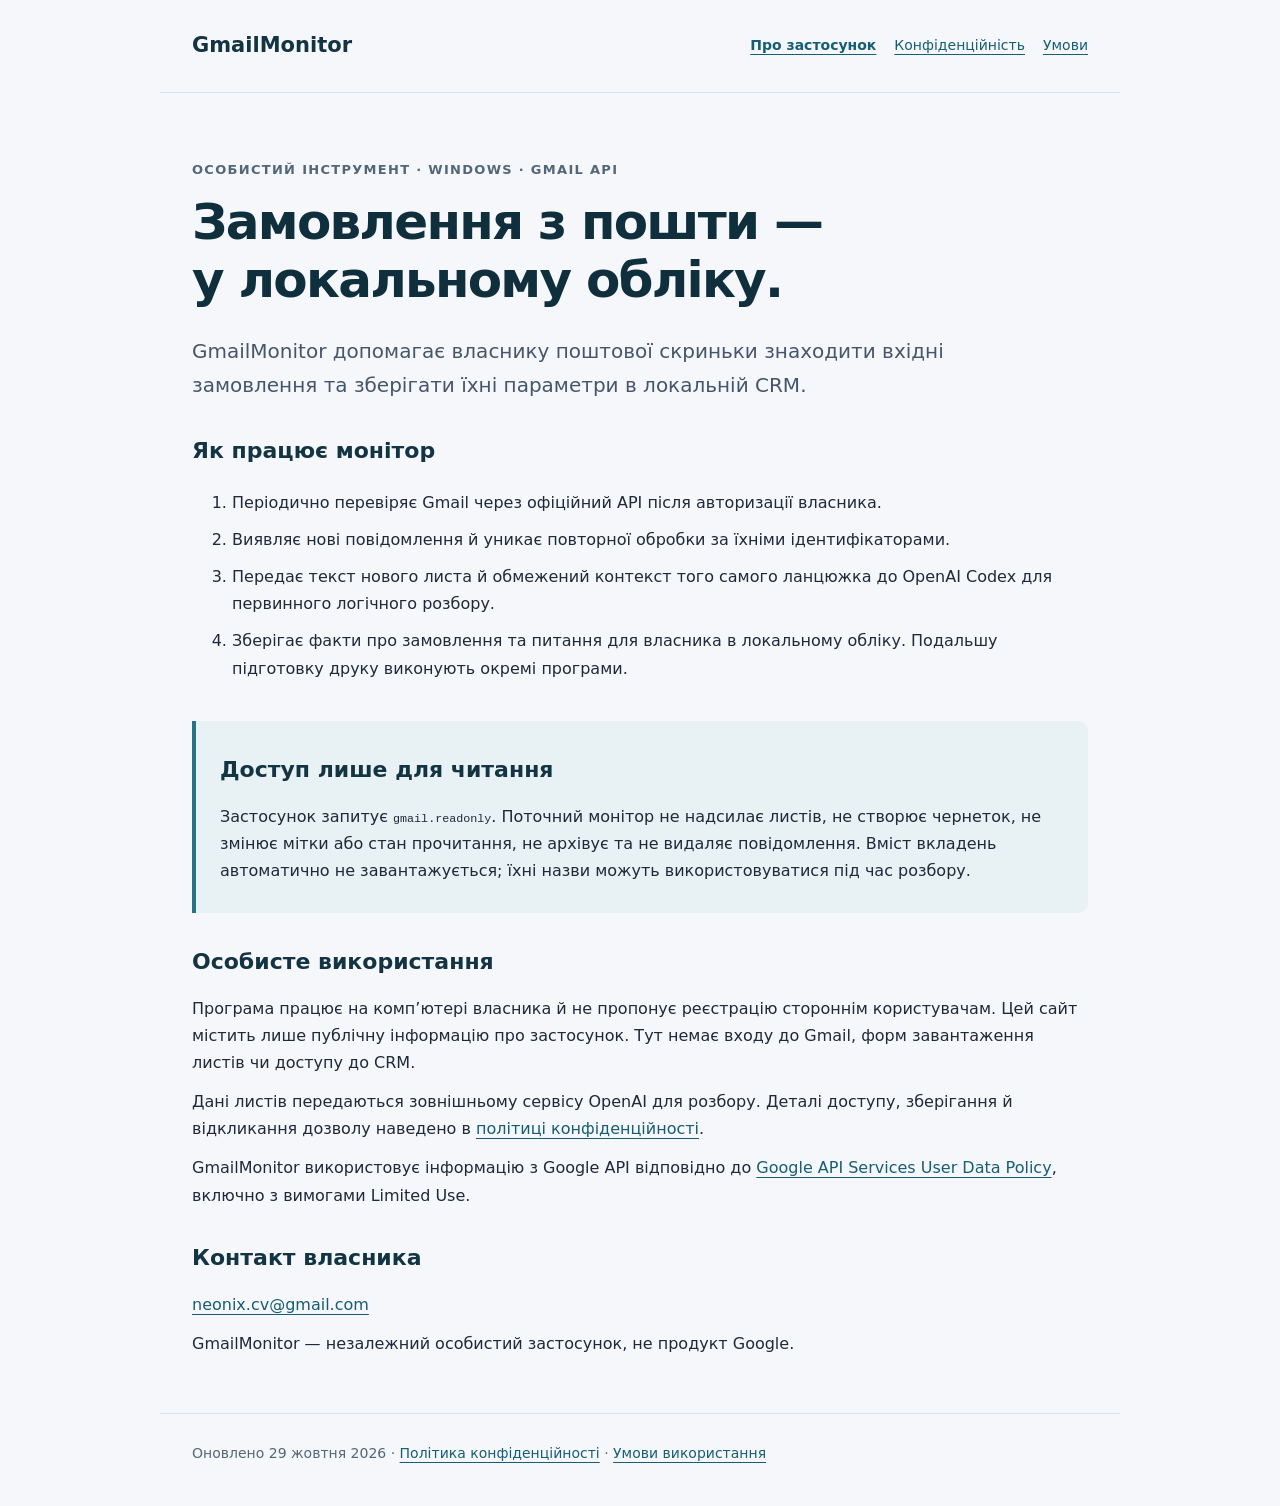
<file: index.html>
<!doctype html>
<html lang="uk">
<head><meta charset="utf-8"><meta name="viewport" content="width=device-width,initial-scale=1"><meta name="description" content="GmailMonitor — особистий інструмент обліку замовлень із Gmail із доступом лише для читання."><title>GmailMonitor — про застосунок</title><link rel="stylesheet" href="styles.css"></head>
<body><header><a class="brand" href="index.html">GmailMonitor</a><nav aria-label="Основна навігація"><a href="index.html" aria-current="page">Про застосунок</a><a href="privacy.html">Конфіденційність</a><a href="terms.html">Умови</a></nav></header>
<main><p class="eyebrow">Особистий інструмент · Windows · Gmail API</p><h1>Замовлення з пошти —<br>у локальному обліку.</h1><p class="lead">GmailMonitor допомагає власнику поштової скриньки знаходити вхідні замовлення та зберігати їхні параметри в локальній CRM.</p>
<section><h2>Як працює монітор</h2><ol><li>Періодично перевіряє Gmail через офіційний API після авторизації власника.</li><li>Виявляє нові повідомлення й уникає повторної обробки за їхніми ідентифікаторами.</li><li>Передає текст нового листа й обмежений контекст того самого ланцюжка до OpenAI Codex для первинного логічного розбору.</li><li>Зберігає факти про замовлення та питання для власника в локальному обліку. Подальшу підготовку друку виконують окремі програми.</li></ol></section>
<section class="notice"><h2>Доступ лише для читання</h2><p>Застосунок запитує <code>gmail.readonly</code>. Поточний монітор не надсилає листів, не створює чернеток, не змінює мітки або стан прочитання, не архівує та не видаляє повідомлення. Вміст вкладень автоматично не завантажується; їхні назви можуть використовуватися під час розбору.</p></section>
<section><h2>Особисте використання</h2><p>Програма працює на комп’ютері власника й не пропонує реєстрацію стороннім користувачам. Цей сайт містить лише публічну інформацію про застосунок. Тут немає входу до Gmail, форм завантаження листів чи доступу до CRM.</p><p>Дані листів передаються зовнішньому сервісу OpenAI для розбору. Деталі доступу, зберігання й відкликання дозволу наведено в <a href="privacy.html">політиці конфіденційності</a>.</p><p>GmailMonitor використовує інформацію з Google API відповідно до <a href="https://developers.google.com/terms/api-services-user-data-policy">Google API Services User Data Policy</a>, включно з вимогами Limited Use.</p></section>
<section><h2>Контакт власника</h2><p><a href="mailto:neonix.cv@gmail.com">neonix.cv@gmail.com</a></p><p>GmailMonitor — незалежний особистий застосунок, не продукт Google.</p></section></main>
<footer>Оновлено 29 жовтня 2026 · <a href="privacy.html">Політика конфіденційності</a> · <a href="terms.html">Умови використання</a></footer></body></html>
</file>
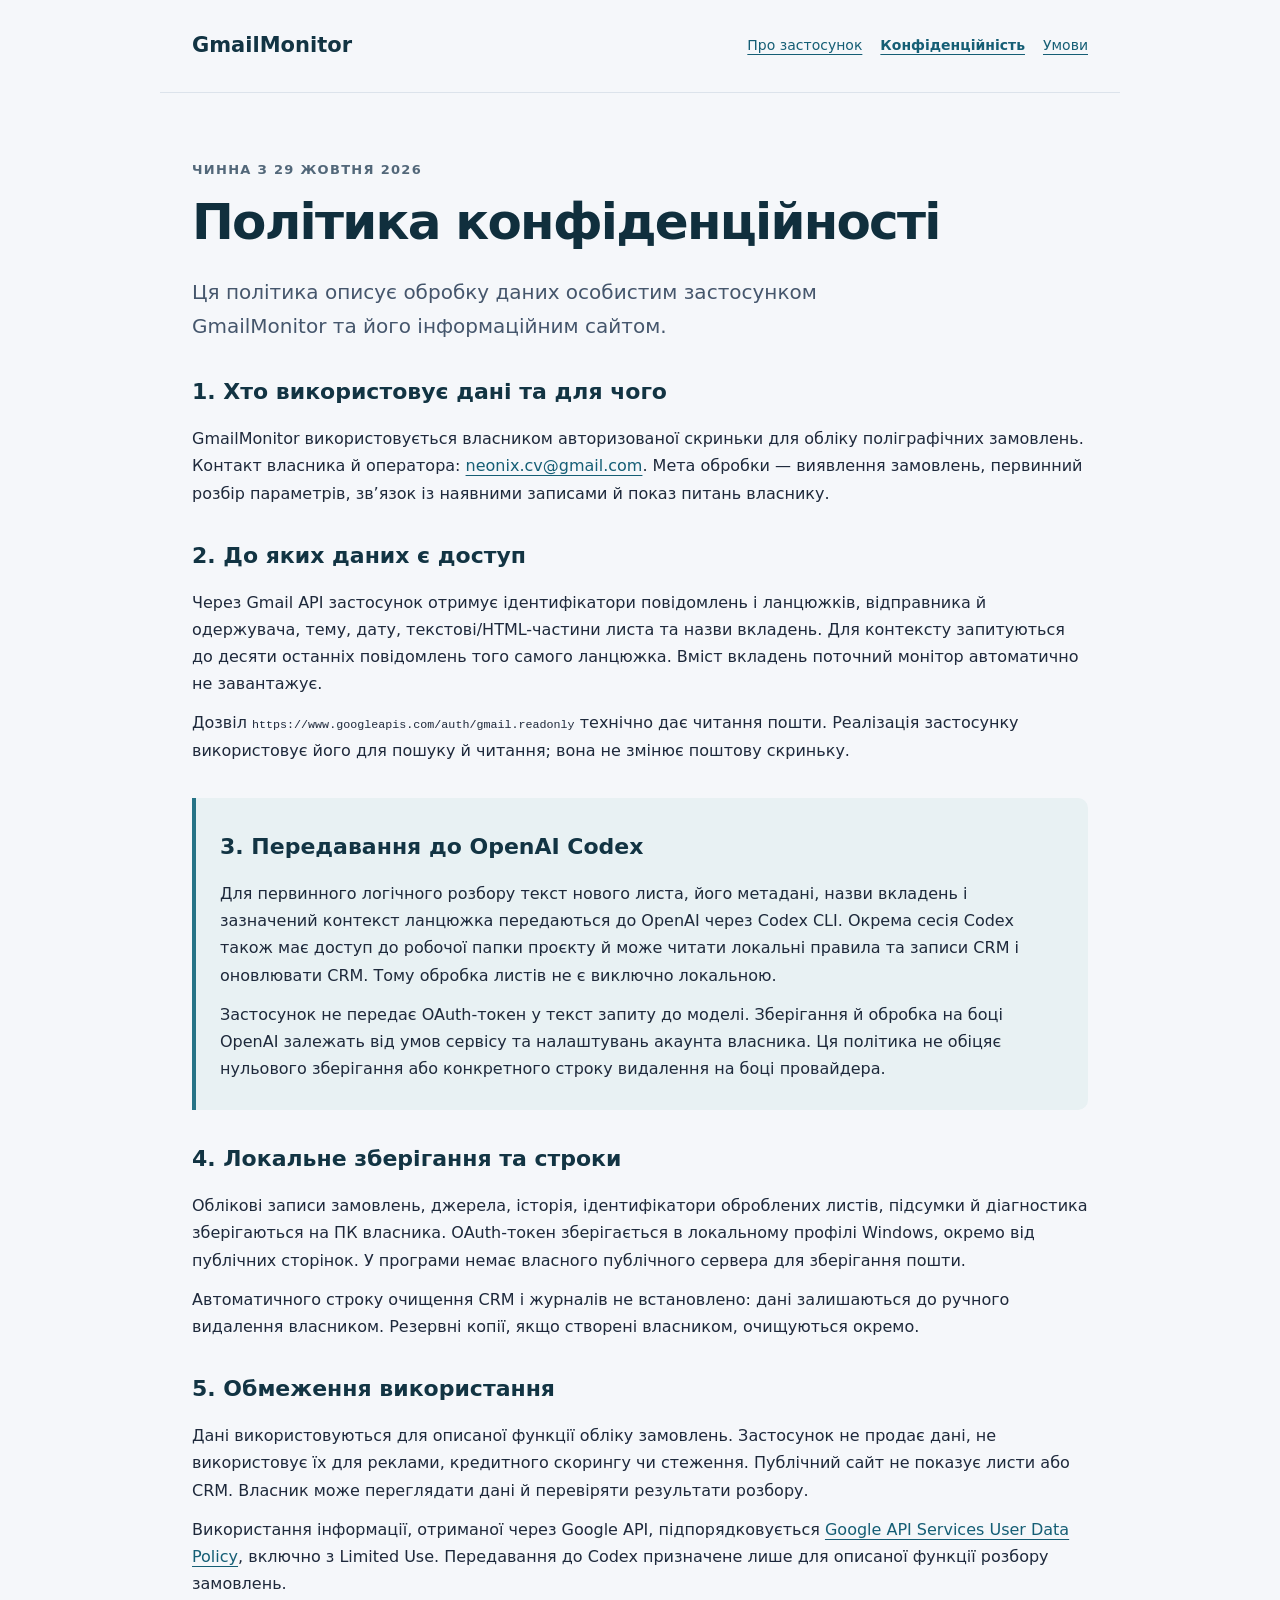
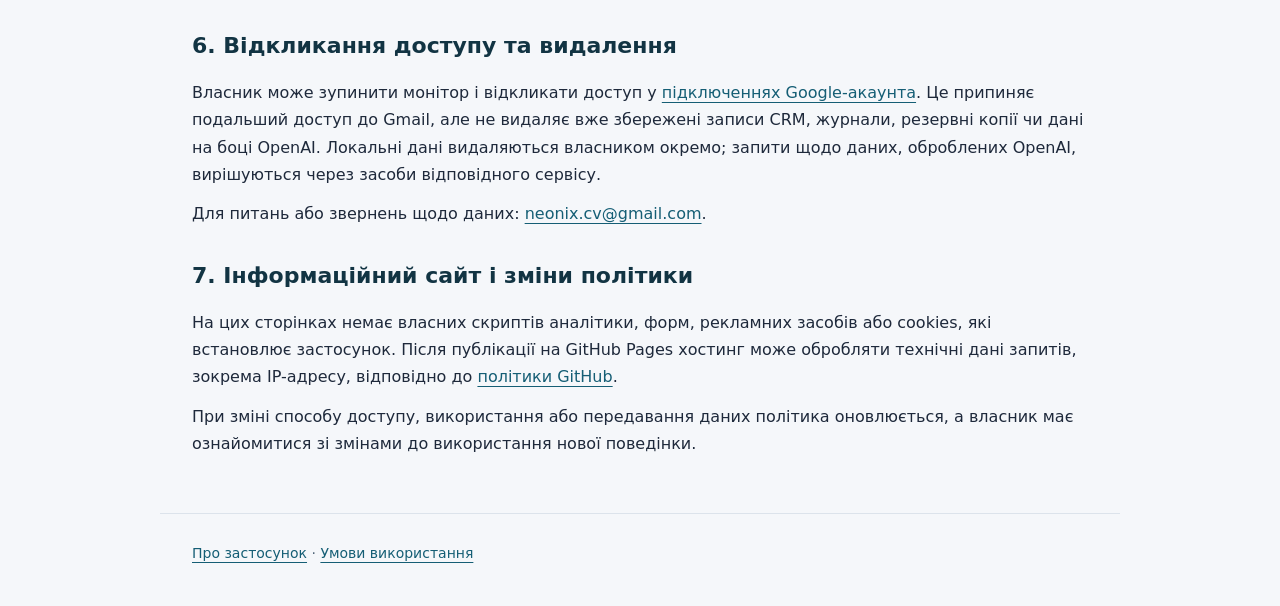
<file: privacy.html>
<!doctype html>
<html lang="uk"><head><meta charset="utf-8"><meta name="viewport" content="width=device-width,initial-scale=1"><title>Політика конфіденційності — GmailMonitor</title><link rel="stylesheet" href="styles.css"></head>
<body><header><a class="brand" href="index.html">GmailMonitor</a><nav aria-label="Основна навігація"><a href="index.html">Про застосунок</a><a href="privacy.html" aria-current="page">Конфіденційність</a><a href="terms.html">Умови</a></nav></header>
<main><p class="eyebrow">Чинна з 29 жовтня 2026</p><h1>Політика конфіденційності</h1><p class="lead">Ця політика описує обробку даних особистим застосунком GmailMonitor та його інформаційним сайтом.</p>
<section><h2>1. Хто використовує дані та для чого</h2><p>GmailMonitor використовується власником авторизованої скриньки для обліку поліграфічних замовлень. Контакт власника й оператора: <a href="mailto:neonix.cv@gmail.com">neonix.cv@gmail.com</a>. Мета обробки — виявлення замовлень, первинний розбір параметрів, зв’язок із наявними записами й показ питань власнику.</p></section>
<section><h2>2. До яких даних є доступ</h2><p>Через Gmail API застосунок отримує ідентифікатори повідомлень і ланцюжків, відправника й одержувача, тему, дату, текстові/HTML-частини листа та назви вкладень. Для контексту запитуються до десяти останніх повідомлень того самого ланцюжка. Вміст вкладень поточний монітор автоматично не завантажує.</p><p>Дозвіл <code>https://www.googleapis.com/auth/gmail.readonly</code> технічно дає читання пошти. Реалізація застосунку використовує його для пошуку й читання; вона не змінює поштову скриньку.</p></section>
<section class="notice"><h2>3. Передавання до OpenAI Codex</h2><p>Для первинного логічного розбору текст нового листа, його метадані, назви вкладень і зазначений контекст ланцюжка передаються до OpenAI через Codex CLI. Окрема сесія Codex також має доступ до робочої папки проєкту й може читати локальні правила та записи CRM і оновлювати CRM. Тому обробка листів не є виключно локальною.</p><p>Застосунок не передає OAuth-токен у текст запиту до моделі. Зберігання й обробка на боці OpenAI залежать від умов сервісу та налаштувань акаунта власника. Ця політика не обіцяє нульового зберігання або конкретного строку видалення на боці провайдера.</p></section>
<section><h2>4. Локальне зберігання та строки</h2><p>Облікові записи замовлень, джерела, історія, ідентифікатори оброблених листів, підсумки й діагностика зберігаються на ПК власника. OAuth-токен зберігається в локальному профілі Windows, окремо від публічних сторінок. У програми немає власного публічного сервера для зберігання пошти.</p><p>Автоматичного строку очищення CRM і журналів не встановлено: дані залишаються до ручного видалення власником. Резервні копії, якщо створені власником, очищуються окремо.</p></section>
<section><h2>5. Обмеження використання</h2><p>Дані використовуються для описаної функції обліку замовлень. Застосунок не продає дані, не використовує їх для реклами, кредитного скорингу чи стеження. Публічний сайт не показує листи або CRM. Власник може переглядати дані й перевіряти результати розбору.</p><p>Використання інформації, отриманої через Google API, підпорядковується <a href="https://developers.google.com/terms/api-services-user-data-policy">Google API Services User Data Policy</a>, включно з Limited Use. Передавання до Codex призначене лише для описаної функції розбору замовлень.</p></section>
<section><h2>6. Відкликання доступу та видалення</h2><p>Власник може зупинити монітор і відкликати доступ у <a href="https://myaccount.google.com/connections">підключеннях Google-акаунта</a>. Це припиняє подальший доступ до Gmail, але не видаляє вже збережені записи CRM, журнали, резервні копії чи дані на боці OpenAI. Локальні дані видаляються власником окремо; запити щодо даних, оброблених OpenAI, вирішуються через засоби відповідного сервісу.</p><p>Для питань або звернень щодо даних: <a href="mailto:neonix.cv@gmail.com">neonix.cv@gmail.com</a>.</p></section>
<section><h2>7. Інформаційний сайт і зміни політики</h2><p>На цих сторінках немає власних скриптів аналітики, форм, рекламних засобів або cookies, які встановлює застосунок. Після публікації на GitHub Pages хостинг може обробляти технічні дані запитів, зокрема IP-адресу, відповідно до <a href="https://docs.github.com/en/site-policy/privacy-policies/github-general-privacy-statement">політики GitHub</a>.</p><p>При зміні способу доступу, використання або передавання даних політика оновлюється, а власник має ознайомитися зі змінами до використання нової поведінки.</p></section></main>
<footer><a href="index.html">Про застосунок</a> · <a href="terms.html">Умови використання</a></footer></body></html>
</file>
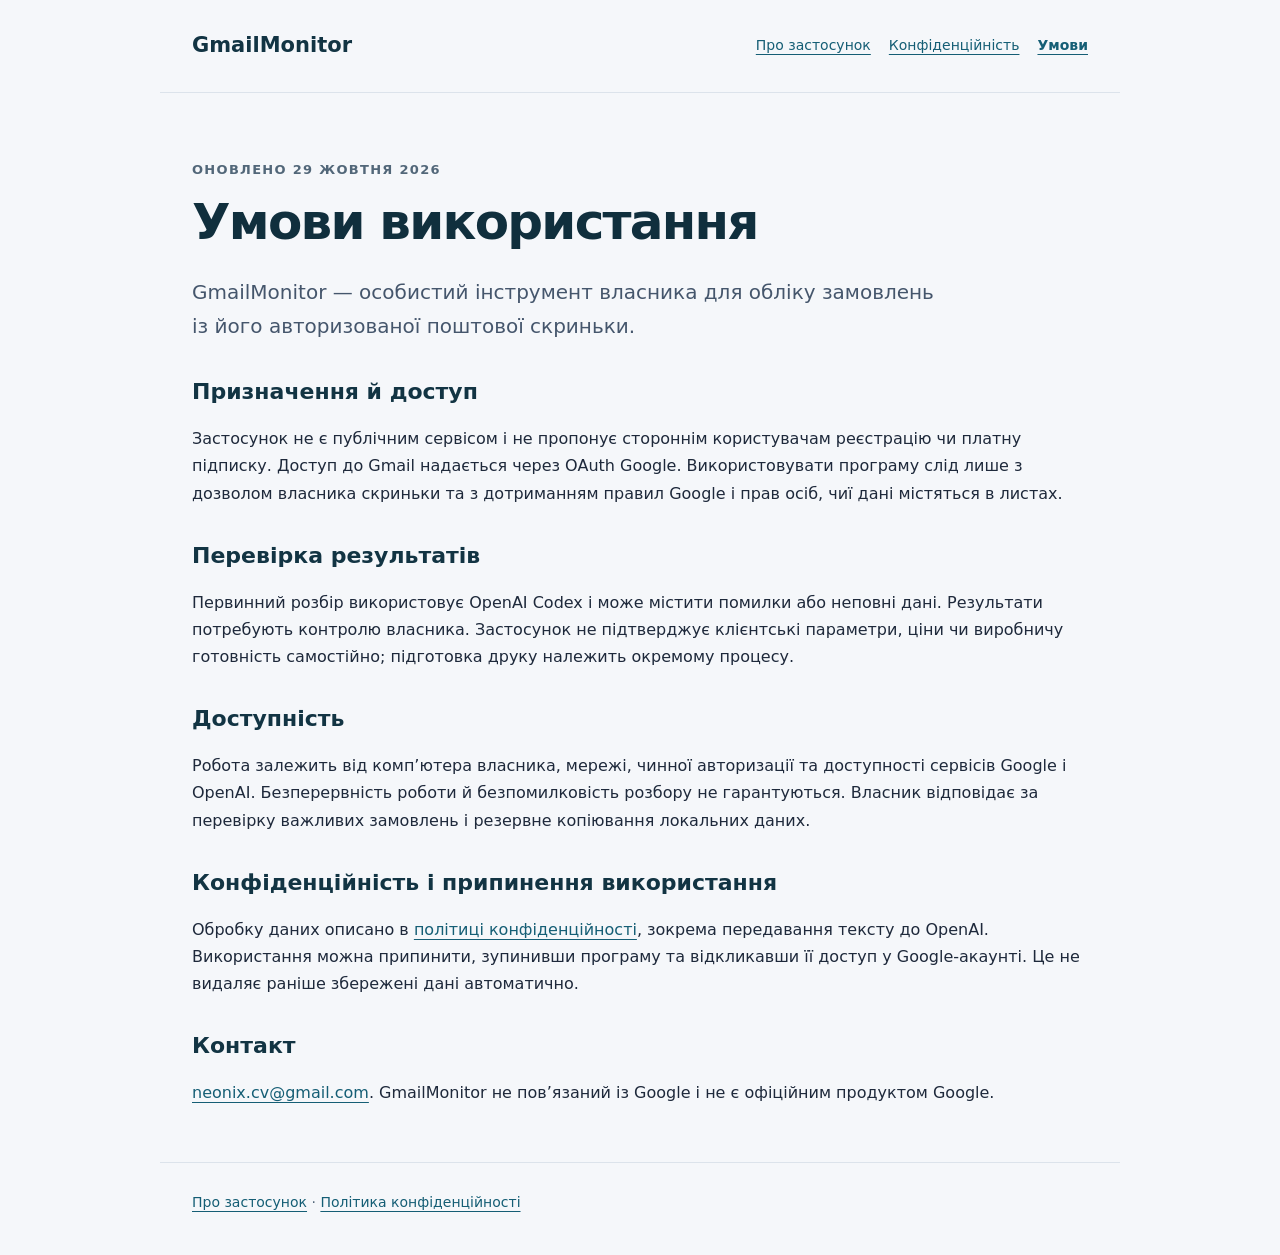
<file: terms.html>
<!doctype html>
<html lang="uk"><head><meta charset="utf-8"><meta name="viewport" content="width=device-width,initial-scale=1"><title>Умови використання — GmailMonitor</title><link rel="stylesheet" href="styles.css"></head>
<body><header><a class="brand" href="index.html">GmailMonitor</a><nav aria-label="Основна навігація"><a href="index.html">Про застосунок</a><a href="privacy.html">Конфіденційність</a><a href="terms.html" aria-current="page">Умови</a></nav></header>
<main><p class="eyebrow">Оновлено 29 жовтня 2026</p><h1>Умови використання</h1><p class="lead">GmailMonitor — особистий інструмент власника для обліку замовлень із його авторизованої поштової скриньки.</p>
<section><h2>Призначення й доступ</h2><p>Застосунок не є публічним сервісом і не пропонує стороннім користувачам реєстрацію чи платну підписку. Доступ до Gmail надається через OAuth Google. Використовувати програму слід лише з дозволом власника скриньки та з дотриманням правил Google і прав осіб, чиї дані містяться в листах.</p></section>
<section><h2>Перевірка результатів</h2><p>Первинний розбір використовує OpenAI Codex і може містити помилки або неповні дані. Результати потребують контролю власника. Застосунок не підтверджує клієнтські параметри, ціни чи виробничу готовність самостійно; підготовка друку належить окремому процесу.</p></section>
<section><h2>Доступність</h2><p>Робота залежить від комп’ютера власника, мережі, чинної авторизації та доступності сервісів Google і OpenAI. Безперервність роботи й безпомилковість розбору не гарантуються. Власник відповідає за перевірку важливих замовлень і резервне копіювання локальних даних.</p></section>
<section><h2>Конфіденційність і припинення використання</h2><p>Обробку даних описано в <a href="privacy.html">політиці конфіденційності</a>, зокрема передавання тексту до OpenAI. Використання можна припинити, зупинивши програму та відкликавши її доступ у Google-акаунті. Це не видаляє раніше збережені дані автоматично.</p></section>
<section><h2>Контакт</h2><p><a href="mailto:neonix.cv@gmail.com">neonix.cv@gmail.com</a>. GmailMonitor не пов’язаний із Google і не є офіційним продуктом Google.</p></section></main><footer><a href="index.html">Про застосунок</a> · <a href="privacy.html">Політика конфіденційності</a></footer></body></html>
</file>
<file: styles.css>
:root{color-scheme:light;font-family:system-ui,-apple-system,"Segoe UI",sans-serif;color:#1e293b;background:#f5f7fa;line-height:1.7}*{box-sizing:border-box}body{margin:0}header,main,footer{max-width:960px;margin:auto;padding:28px 32px}header{display:flex;justify-content:space-between;align-items:center;gap:24px;border-bottom:1px solid #dce3eb}a{color:#155e75;text-underline-offset:4px}a:hover{color:#0e4455}a:focus-visible{outline:3px solid #d97706;outline-offset:5px}.brand{font-weight:750;text-decoration:none;font-size:21px;color:#123443}nav{display:flex;flex-wrap:wrap;gap:18px;font-size:14px}nav [aria-current]{font-weight:750}main{padding-top:54px;padding-bottom:44px}h1{font-size:clamp(32px,5vw,50px);line-height:1.17;letter-spacing:-.035em;color:#102f3d;margin:12px 0 24px;overflow-wrap:anywhere}h2{font-size:22px;line-height:1.35;color:#123443}p{margin:12px 0}.eyebrow{font-size:13px;text-transform:uppercase;letter-spacing:.1em;font-weight:700;color:#526779}.lead{font-size:20px;color:#45566c;max-width:760px}section{margin-top:34px}li{padding:5px 0}.notice{background:#e8f1f3;border-left:4px solid #267386;padding:16px 24px;border-radius:0 10px 10px 0}code{font-size:.9em;overflow-wrap:anywhere}footer{border-top:1px solid #dce3eb;font-size:14px;color:#526779;padding-bottom:40px}@media(max-width:640px){header{align-items:flex-start;flex-direction:column;gap:12px}header,main,footer{padding-left:20px;padding-right:20px}main{padding-top:32px}.notice{padding:12px 18px}.lead{font-size:18px}nav{gap:12px}}
</file>
